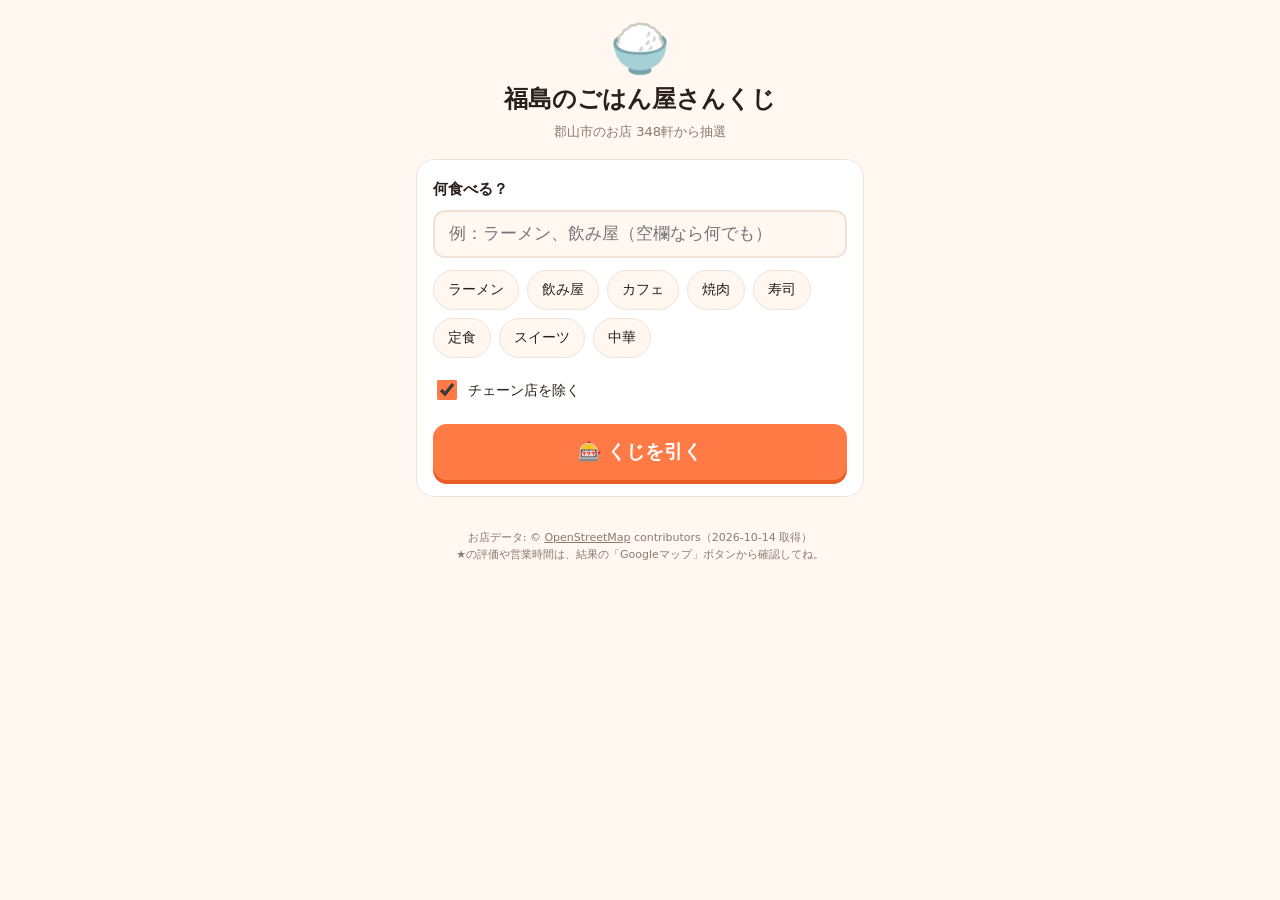
<file: index.html>
<!doctype html>
<html lang="ja">
<head>
  <meta charset="utf-8">
  <!-- スマホで正しい大きさに表示するためのおまじない -->
  <meta name="viewport" content="width=device-width, initial-scale=1, viewport-fit=cover">
  <meta name="theme-color" content="#ff7a45">
  <title>福島のごはん屋さんくじ</title>
  <!-- スマホのホーム画面に追加するための設定 -->
  <link rel="manifest" href="manifest.webmanifest">
  <link rel="icon" href="icons/icon-192.png">
  <link rel="apple-touch-icon" href="icons/apple-touch-icon.png">
  <meta name="apple-mobile-web-app-capable" content="yes">
  <meta name="mobile-web-app-capable" content="yes">
  <meta name="apple-mobile-web-app-title" content="ごはんくじ">
  <link rel="stylesheet" href="style.css">
</head>
<body>
  <main class="app">
    <!-- ① タイトル -->
    <header class="hero">
      <div class="hero-icon">🍚</div>
      <h1>福島のごはん屋さんくじ</h1>
      <p class="hero-sub"><span id="area-name">郡山市</span>のお店 <span id="shop-count">0</span>軒から抽選</p>
    </header>

    <!-- ② 何を食べたいか入力 -->
    <form id="search-form" class="search">
      <label for="genre" class="label">何食べる？</label>
      <div class="search-row">
        <input id="genre" type="text" placeholder="例：ラーメン、飲み屋（空欄なら何でも）" autocomplete="off" enterkeyhint="go">
      </div>
      <div id="chips" class="chips"></div>
      <label class="check"><input id="no-chain" type="checkbox"> チェーン店を除く</label>
      <button id="draw-btn" class="draw-btn" type="submit">🎰 くじを引く</button>
    </form>

    <!-- ③ 結果 -->
    <section id="result" class="result" aria-live="polite"></section>

    <footer class="footer">
      <p>お店データ: &copy; <a href="https://www.openstreetmap.org/copyright" target="_blank" rel="noopener">OpenStreetMap</a> contributors（<span id="updated"></span> 取得）<br>★の評価や営業時間は、結果の「Googleマップ」ボタンから確認してね。</p>
    </footer>
  </main>

  <!-- 設定 → お店リスト → 本体 の順に読み込む -->
  <script src="config.js"></script>
  <script src="shops.js"></script>
  <script src="app.js"></script>
  <script>
    // 電波がなくても開けるようにする係（サービスワーカー）を登録
    if ("serviceWorker" in navigator && location.protocol.startsWith("http")) {
      navigator.serviceWorker.register("sw.js");
    }
  </script>
</body>
</html>
</file>
<file: style.css>
/* ===== 色の設定（ここを変えるとアプリ全体の色が変わる） ===== */
:root {
  --bg: #fff7f0;
  --card: #ffffff;
  --ink: #2a1f1a;
  --muted: #8a7a70;
  --line: #f0e2d6;
  --main: #ff7a45;      /* メインカラー（オレンジ） */
  --main-dark: #e85d27;
  --star: #f5a623;
}
/* スマホがダークモードのときの色 */
@media (prefers-color-scheme: dark) {
  :root {
    --bg: #1a1512;
    --card: #26201c;
    --ink: #f5ece6;
    --muted: #a8988d;
    --line: #3a302a;
  }
}

* { box-sizing: border-box; }

body {
  margin: 0;
  background: var(--bg);
  color: var(--ink);
  font-family: "Hiragino Sans", "Yu Gothic UI", "Meiryo", system-ui, sans-serif;
  line-height: 1.6;
}

/* 画面の中央に、スマホ幅くらいでまとめる */
.app {
  max-width: 480px;
  margin: 0 auto;
  /* iPhoneのノッチ（画面上の切り欠き）に文字が隠れないように */
  padding: calc(24px + env(safe-area-inset-top)) calc(16px + env(safe-area-inset-right)) calc(40px + env(safe-area-inset-bottom)) calc(16px + env(safe-area-inset-left));
}

/* ===== タイトル ===== */
.hero { text-align: center; margin-bottom: 16px; }
.hero-icon { font-size: 48px; line-height: 1; }
.hero h1 { font-size: 24px; margin: 8px 0 4px; }
.hero-sub { margin: 0; font-size: 13px; color: var(--muted); }
.star { color: var(--star); }

.check { display: flex; align-items: center; gap: 8px; font-size: 14px; margin: -4px 0 14px; min-height: 40px; }
.check input { width: 20px; height: 20px; accent-color: var(--main); }
.card-tag { display: inline-block; background: var(--bg); border: 1px solid var(--line); border-radius: 999px; padding: 2px 10px; font-size: 12px; margin-bottom: 4px; }
.footer a { color: inherit; }

.demo-banner {
  background: #fff1c2;
  color: #6b5200;
  border-radius: 10px;
  padding: 8px 12px;
  font-size: 13px;
  margin: 0 0 16px;
}

/* ===== 入力エリア ===== */
.search {
  background: var(--card);
  border: 1px solid var(--line);
  border-radius: 18px;
  padding: 16px;
}
.label { font-weight: 700; font-size: 15px; }
.search input[type="text"] {
  width: 100%;
  margin-top: 8px;
  font-size: 17px;              /* 16px以上にするとiPhoneで勝手にズームしない */
  padding: 12px 14px;
  border: 2px solid var(--line);
  border-radius: 12px;
  background: var(--bg);
  color: var(--ink);
}
.search input[type="text"]:focus { outline: none; border-color: var(--main); }

.chips { display: flex; flex-wrap: wrap; gap: 8px; margin: 12px 0 16px; }
.chip {
  border: 1px solid var(--line);
  background: var(--bg);
  color: var(--ink);
  border-radius: 999px;
  padding: 8px 14px;
  font-size: 14px;
  min-height: 40px;
  cursor: pointer;
}
.chip.active { background: var(--main); border-color: var(--main); color: #fff; }

.draw-btn {
  width: 100%;
  min-height: 56px;            /* 指で押しやすい大きさ */
  border: 0;
  border-radius: 14px;
  background: var(--main);
  color: #fff;
  font-size: 19px;
  font-weight: 800;
  cursor: pointer;
  box-shadow: 0 4px 0 var(--main-dark);
}
.draw-btn:active { transform: translateY(3px); box-shadow: 0 1px 0 var(--main-dark); }
.draw-btn:disabled { opacity: .6; }

/* ===== 結果エリア ===== */
.result { margin-top: 20px; }

.message {
  text-align: center;
  color: var(--muted);
  padding: 16px;
}

/* くじが回っている演出 */
.slot {
  text-align: center;
  background: var(--card);
  border: 2px dashed var(--main);
  border-radius: 18px;
  padding: 28px 16px;
  font-size: 20px;
  font-weight: 800;
}
.slot-name { display: block; min-height: 1.6em; }
.slot-note { font-size: 12px; color: var(--muted); font-weight: 400; }

/* 当たったお店のカード */
.card {
  background: var(--card);
  border: 1px solid var(--line);
  border-radius: 18px;
  overflow: hidden;
  animation: pop .4s ease-out;
}
@keyframes pop { from { transform: scale(.9); opacity: 0; } to { transform: scale(1); opacity: 1; } }

.card-photo { width: 100%; height: 200px; object-fit: cover; display: block; background: var(--line); }
.card-credit { font-size: 10px; color: var(--muted); padding: 2px 12px 0; }
.card-credit a { color: inherit; }
.card-body { padding: 14px 16px 16px; }
.card-hit { color: var(--main); font-weight: 800; font-size: 13px; }
.card-name { font-size: 22px; margin: 2px 0 6px; line-height: 1.35; word-break: break-word; }
.card-rating { font-weight: 700; }
.card-rating small { color: var(--muted); font-weight: 400; }
.card-address { color: var(--muted); font-size: 13px; margin: 6px 0 14px; }
.card-pool { font-size: 12px; color: var(--muted); margin-bottom: 12px; }

.actions { display: grid; grid-template-columns: 1fr 1fr; gap: 8px; }
.btn {
  display: flex; align-items: center; justify-content: center;
  min-height: 48px;
  border-radius: 12px;
  font-size: 15px;
  font-weight: 700;
  text-decoration: none;
  cursor: pointer;
  border: 2px solid var(--main);
  background: transparent;
  color: var(--main);
}
.btn.primary { grid-column: 1 / -1; background: var(--main); color: #fff; }

.footer { margin-top: 32px; font-size: 11px; color: var(--muted); text-align: center; }
</file>
